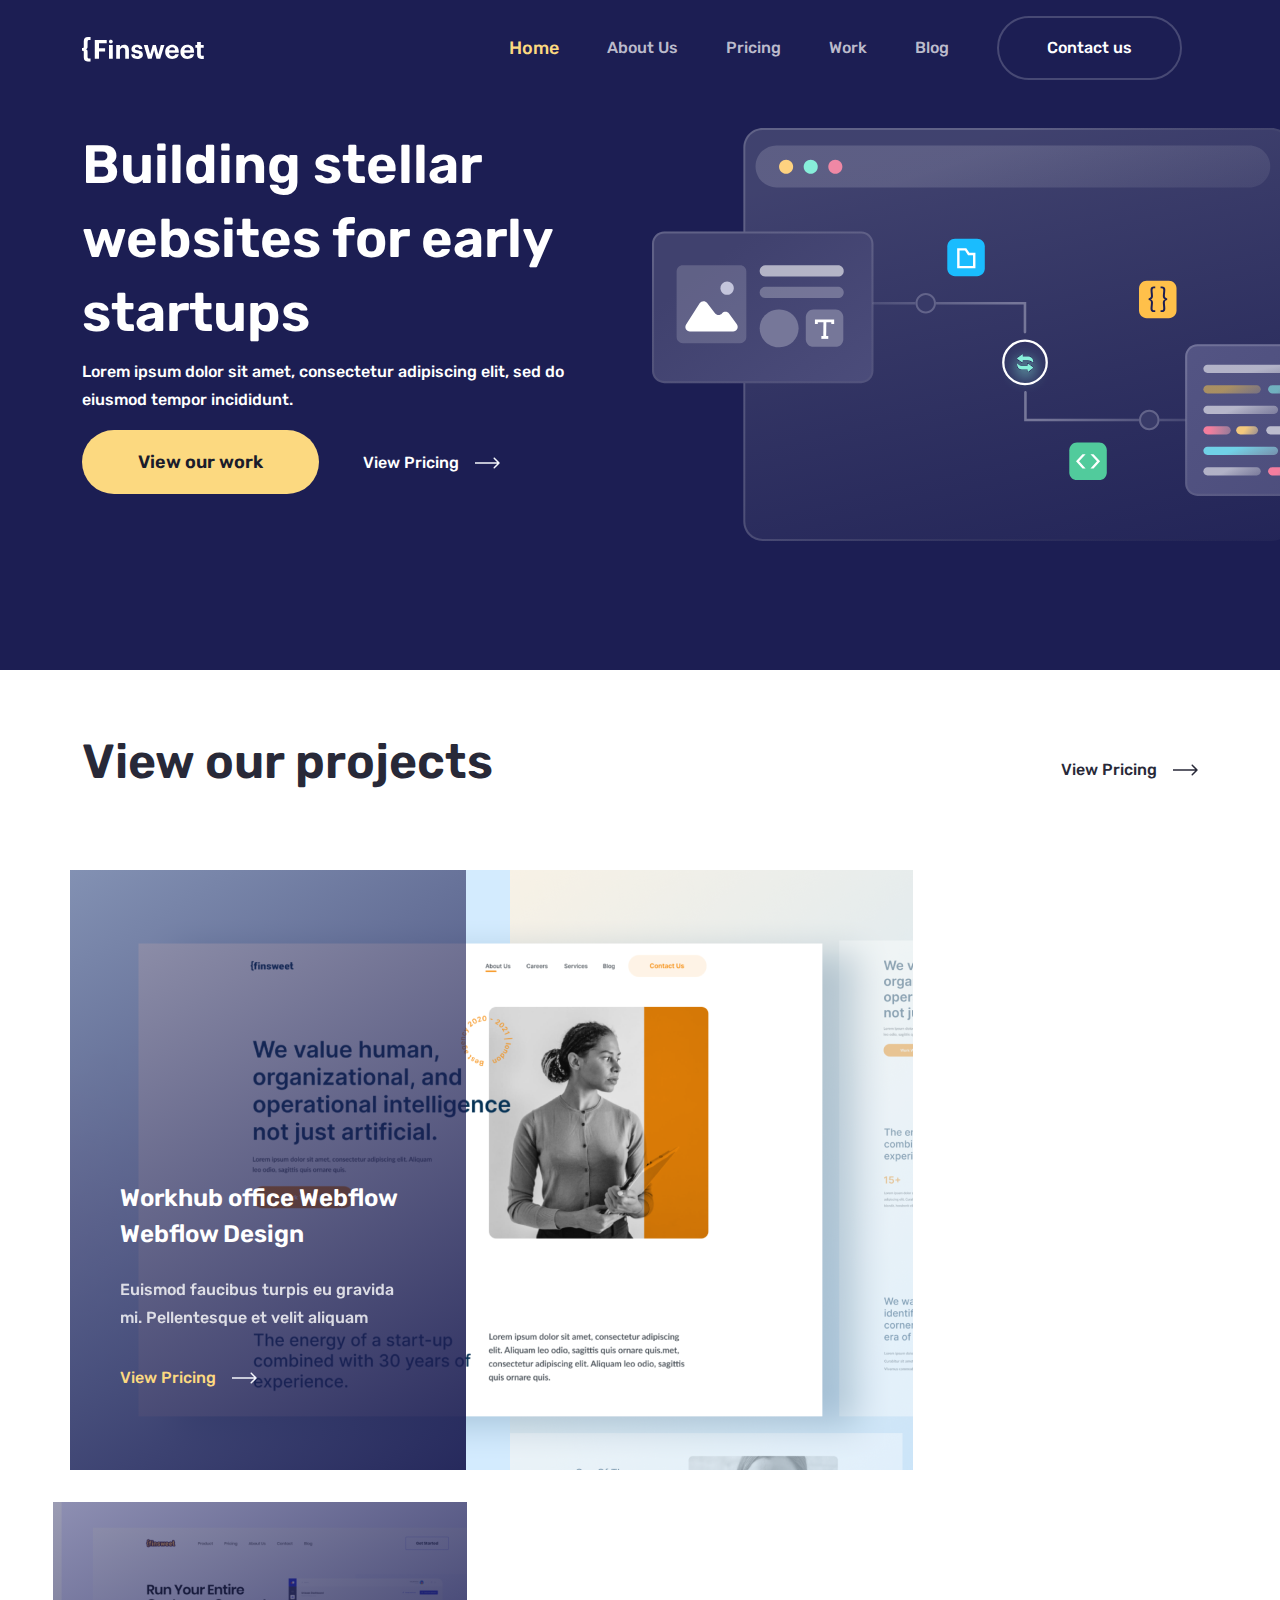
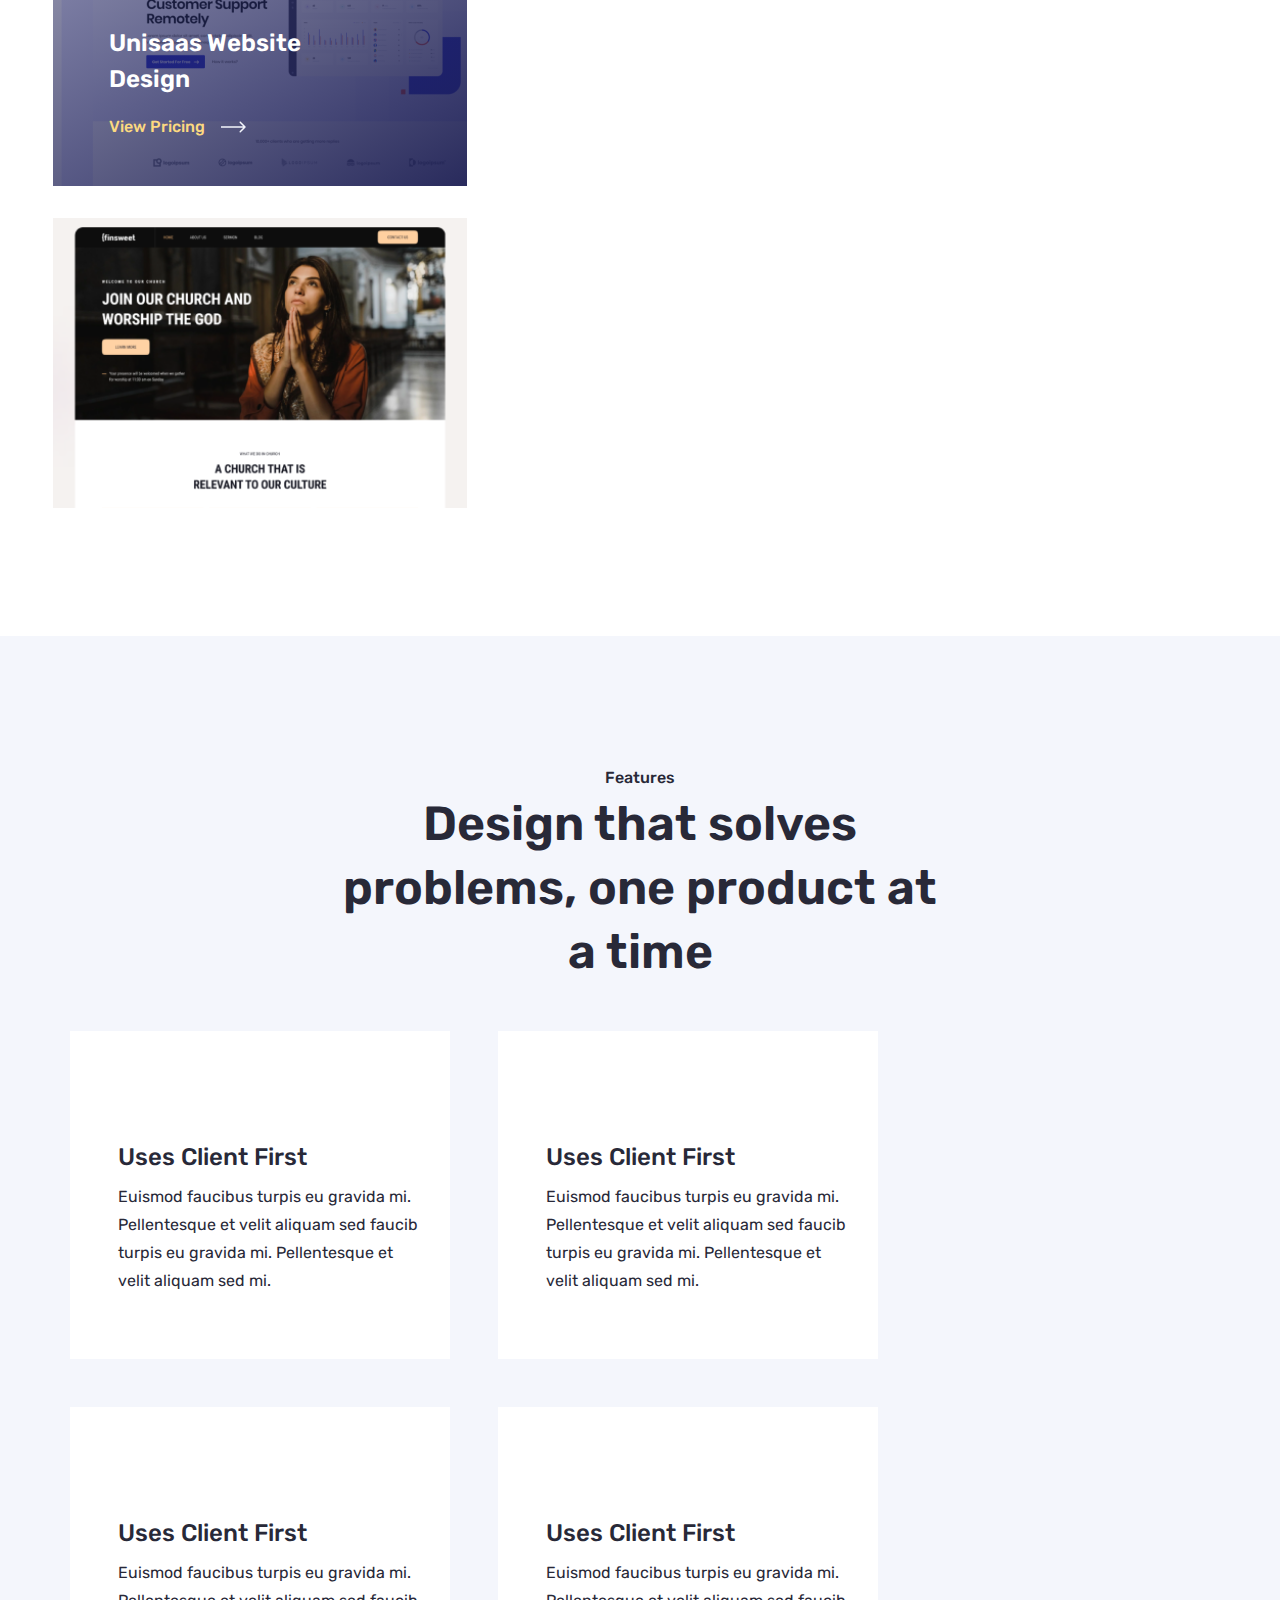
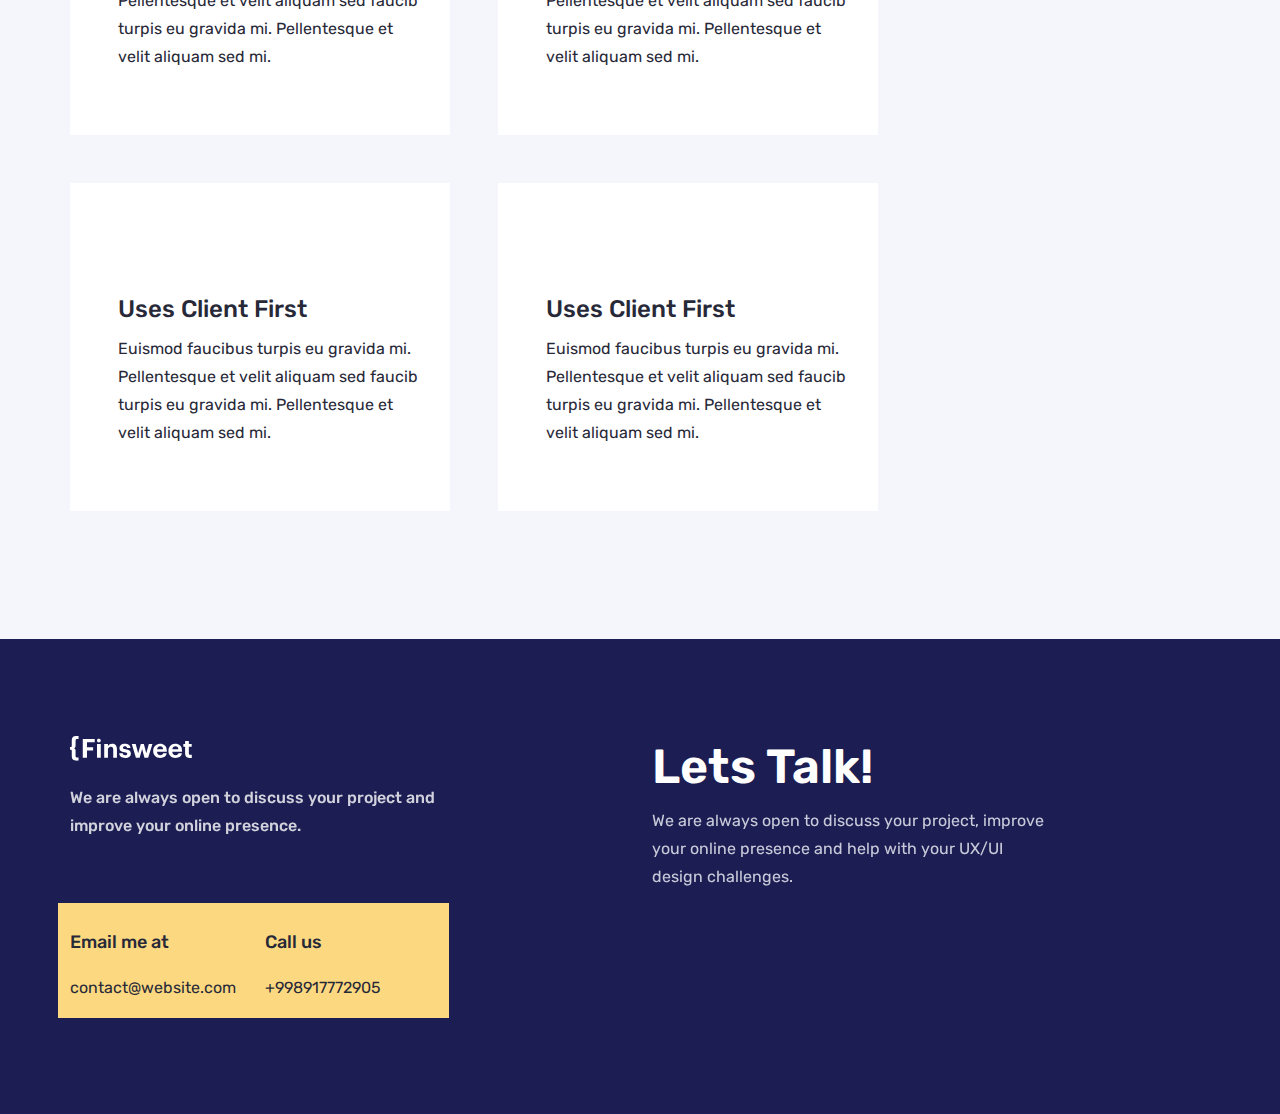
<file: index.html>
<!DOCTYPE html>
<html lang="en">
<head>
    <meta charset="UTF-8">
    <meta name="viewport" content="width=device-width, initial-scale=1.0">
    <title>Home</title>
    <link rel="stylesheet" href="./css/bootstrap.min.css">
    <link rel="stylesheet" href="./css/home.min.css">
</head>
<body>
    
    <nav class="navbar  fixed-top d-lg-none">
        <div class="container ">
          <a class="navbar-brand" href="#"><img src="./assets/images/Logo.svg" alt="logo"></a>
          <button class="navbar-toggler border bg-body-secondary" type="button" data-bs-toggle="offcanvas" data-bs-target="#offcanvasNavbar" aria-controls="offcanvasNavbar" aria-label="Toggle navigation">
            <span class="navbar-toggler-icon"></span>
          </button>
          <div class="offcanvas offcanvas-start" tabindex="-1" id="offcanvasNavbar" aria-labelledby="offcanvasNavbarLabel">
            <div class="offcanvas-header">
              <h5 class="offcanvas-title" id="offcanvasNavbarLabel">Finsweet</h5>
              <button type="button" class="btn-close" data-bs-dismiss="offcanvas" aria-label="Close"></button>
            </div>
            <div class="offcanvas-body">
              <ul class="navbar-nav justify-content-end flex-grow-1 pe-3">
                    <form class="d-flex mt-3" role="search">
                        <input class="form-control me-2" type="search" placeholder="Search" aria-label="Search">
                        <button class="btn btn-outline-success" type="submit">Search</button>
                    </form>

                    <li class="nav-item">
                    <a class="nav-link active" aria-current="page" href="#">Home</a>
                    </li>
                    <li class="nav-item">
                    <a class="nav-link" href="./pages/about.html">About Us</a>
                    </li>
                    <li class="nav-item">
                        <a class="nav-link" href="./pages/pricing.html">Pricing</a>
                    </li>
                   <li class="nav-item">
                    <a class="nav-link" href="#">Work</a>
                   </li>
                   <li class="nav-item">
                    <a class="nav-link" href="./pages/blog.html">Blog</a>
                   </li>
                </ul>
            </div>
          </div>
        </div>
    </nav>

    <nav class="navbar  fixed-top d-none d-lg-flex">
        <div class="container ">
            <a class="navbar-brand" href="#"><img src="./assets/images/Logo.svg" alt="logo"></a>

          <ul class="navbar-nav flex-row justify-content-end align-items-center gap-5  flex-grow-1 pe-3">
            
            <li class="nav-item">
            <a class="nav-link active" aria-current="page" href="#">Home</a>
            </li>
            <li class="nav-item">
            <a class="nav-link" href="./pages/about.html">About Us</a>
            </li>
            <li class="nav-item">
                <a class="nav-link" href="./pages/pricing.html">Pricing</a>
            </li>
           <li class="nav-item">
            <a class="nav-link" href="#">Work</a>
           </li>
           <li class="nav-item">
            <a class="nav-link" href="./pages/blog.html">Blog</a>
           </li>

           <li class="nav-item">
            <a class="nav-link" href="./pages/blog.html"><button>Contact us</button></a>
           </li>

           
         </ul>

        
         
          
        </div>
    </nav>

    <header>
        <div class="container header">
            <div class="row">
                <div class="left col-12 col-xl-6 mb-5">
                    <h1>
                        Building stellar websites for early startups
                    </h1>
                    <p>
                        Lorem ipsum dolor sit amet, consectetur adipiscing elit, sed do eiusmod tempor incididunt.
                    </p>
                    <button>View our work</button>

                    <a href="#">View Pricing <img src="./assets/images/Arrow 1.svg" alt=""></a>

                </div>
                <div class="right d-none d-md-flex col-12 col-xl-6">
                    <img src="./assets/images/Illustration.svg" alt="">
                </div>
            </div>
        </div>
    </header>

    <main>
        <section>
            <div class="container view-our-projects__top-content">
                <p>View our projects</p>
                <a href="#">View Pricing 
                    <svg xmlns="http://www.w3.org/2000/svg" width="25" height="12" viewBox="0 0 25 12" fill="none">
                    <path d="M24.5303 6.53033C24.8232 6.23744 24.8232 5.76256 24.5303 5.46967L19.7574 0.696699C19.4645 0.403806 18.9896 0.403806 18.6967 0.696699C18.4038 0.989593 18.4038 1.46447 18.6967 1.75736L22.9393 6L18.6967 10.2426C18.4038 10.5355 18.4038 11.0104 18.6967 11.3033C18.9896 11.5962 19.4645 11.5962 19.7574 11.3033L24.5303 6.53033ZM0 6.75H24V5.25H0V6.75Z" fill="#282938"/>
                  </svg>
                </a>
            </div>
            <div class="container view-our-projects">
                <div class="row">
                    <div class="left col-sm-12 col-xl-8">
                        <div class="left-content">
                            <h1>Workhub office Webflow Webflow Design</h1>
                            <p>Euismod faucibus turpis eu gravida mi. Pellentesque et velit aliquam </p>
                            <a href="#">View Pricing <img src="./assets/images/Arrow 1.svg" alt=""></a>
                        </div>
                    </div>

                    <div class="right col-12 col-xl-4">
                        <div class="top">
                            <img src="./assets/images/Card-right-1.png" alt="">
                            <div class="top-content">
                                <p>
                                    Unisaas Website <br>
                                    Design
                                </p>
                                <a href="#">View Pricing <img src="./assets/images/Arrow 1.svg" alt=""></a>
                            </div>
                        </div>
                        <div class="bottom">
                            <img src="./assets/images/Card-right-2.png" alt="">
                        </div>
                    </div>
                </div>
            </div>
        </section>

        <section id="features">
            <div class="container features">
                <div class="content">
                    <span>Features</span>
                    <h2>
                        Design that solves problems, one product at a time
                    </h2>
                </div>
                <div class="row gap-5">
                    <div class="features__card col-4">
                        <h1>Uses Client First</h1>
                        <p>
                            Euismod faucibus turpis eu gravida mi. Pellentesque et velit aliquam sed faucib turpis eu gravida mi. Pellentesque et velit aliquam sed mi. 
                        </p>
                    </div>

                    <div class="features__card col-4">
                        <h1>Uses Client First</h1>
                        <p>
                            Euismod faucibus turpis eu gravida mi. Pellentesque et velit aliquam sed faucib turpis eu gravida mi. Pellentesque et velit aliquam sed mi. 
                        </p>
                    </div>

                    <div class="features__card col-4">
                        <h1>Uses Client First</h1>
                        <p>
                            Euismod faucibus turpis eu gravida mi. Pellentesque et velit aliquam sed faucib turpis eu gravida mi. Pellentesque et velit aliquam sed mi. 
                        </p>
                    </div>

                    <div class="features__card col-4">
                        <h1>Uses Client First</h1>
                        <p>
                            Euismod faucibus turpis eu gravida mi. Pellentesque et velit aliquam sed faucib turpis eu gravida mi. Pellentesque et velit aliquam sed mi. 
                        </p>
                    </div>

                    <div class="features__card col-4">
                        <h1>Uses Client First</h1>
                        <p>
                            Euismod faucibus turpis eu gravida mi. Pellentesque et velit aliquam sed faucib turpis eu gravida mi. Pellentesque et velit aliquam sed mi. 
                        </p>
                    </div>

                    <div class="features__card col-4">
                        <h1>Uses Client First</h1>
                        <p>
                            Euismod faucibus turpis eu gravida mi. Pellentesque et velit aliquam sed faucib turpis eu gravida mi. Pellentesque et velit aliquam sed mi. 
                        </p>
                    </div>

                    

                </div>
            </div>
        </section>
    </main>
    
    <footer>
        <div class="container footer">
            <div class="row row-1">
                <div class="footer__left col-6">
                    <a class="footer-logo" href="#"><img src="./assets/images/Logo.svg" alt="logo"></a>
                    <p>
                        We are always open to discuss your project and improve your online presence.
                    </p>

                    <div class="row row-2">
                        <div class="col-6">
                            <p>Email me at</p>
                            <span>contact@website.com</span>
                        </div>
                        <div class="col-6">
                            <p>
                                Call us
                            </p>
                            <span>
                                +998917772905
                            </span>
                        </div>
                    </div>
                </div>
                <div class="footer__right col-6 ">
                    <h2>
                        Lets Talk!
                    </h2>
                    <p>
                        We are always open to discuss your project, improve your online presence and help with your UX/UI design challenges.
                    </p>

                </div>
            </div>
        </div>
    </footer>

    <script src="./js/bootstrap.bundle.min.js"></script>
</body>
</html>
</file>
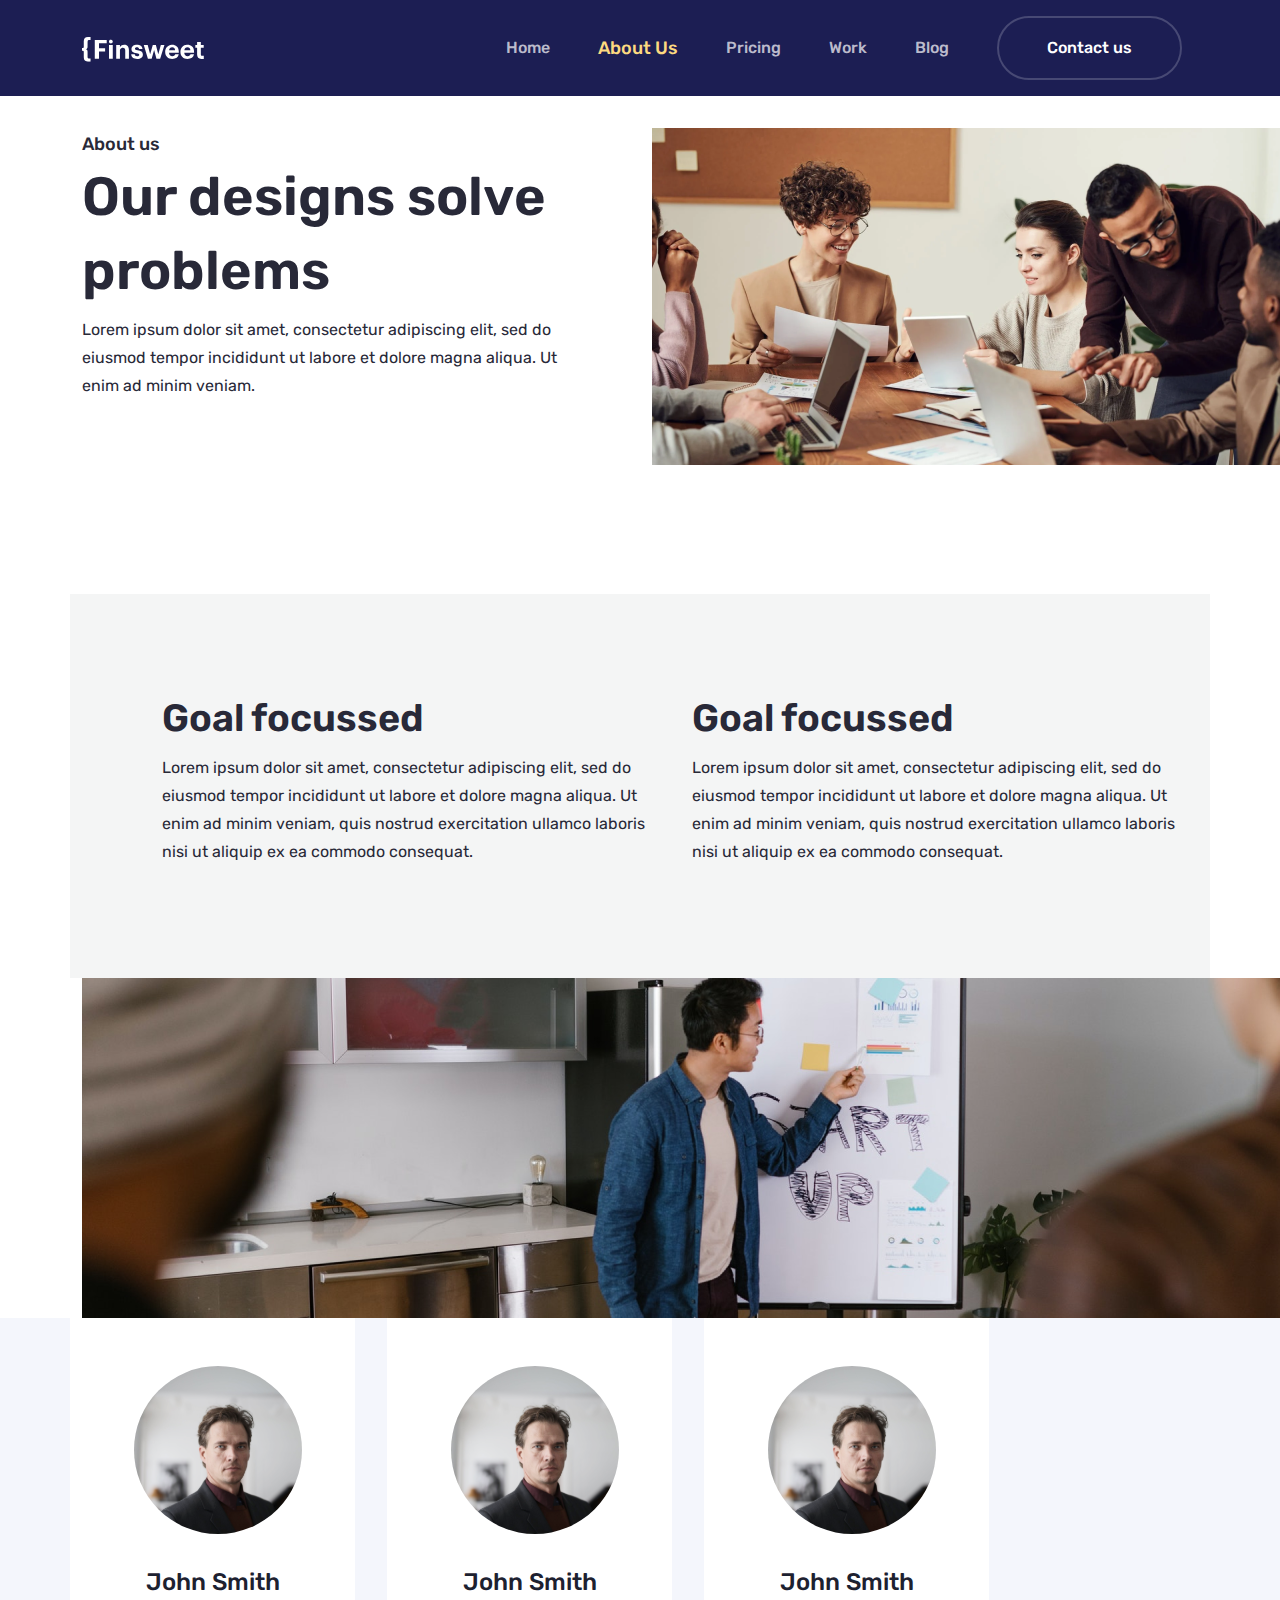
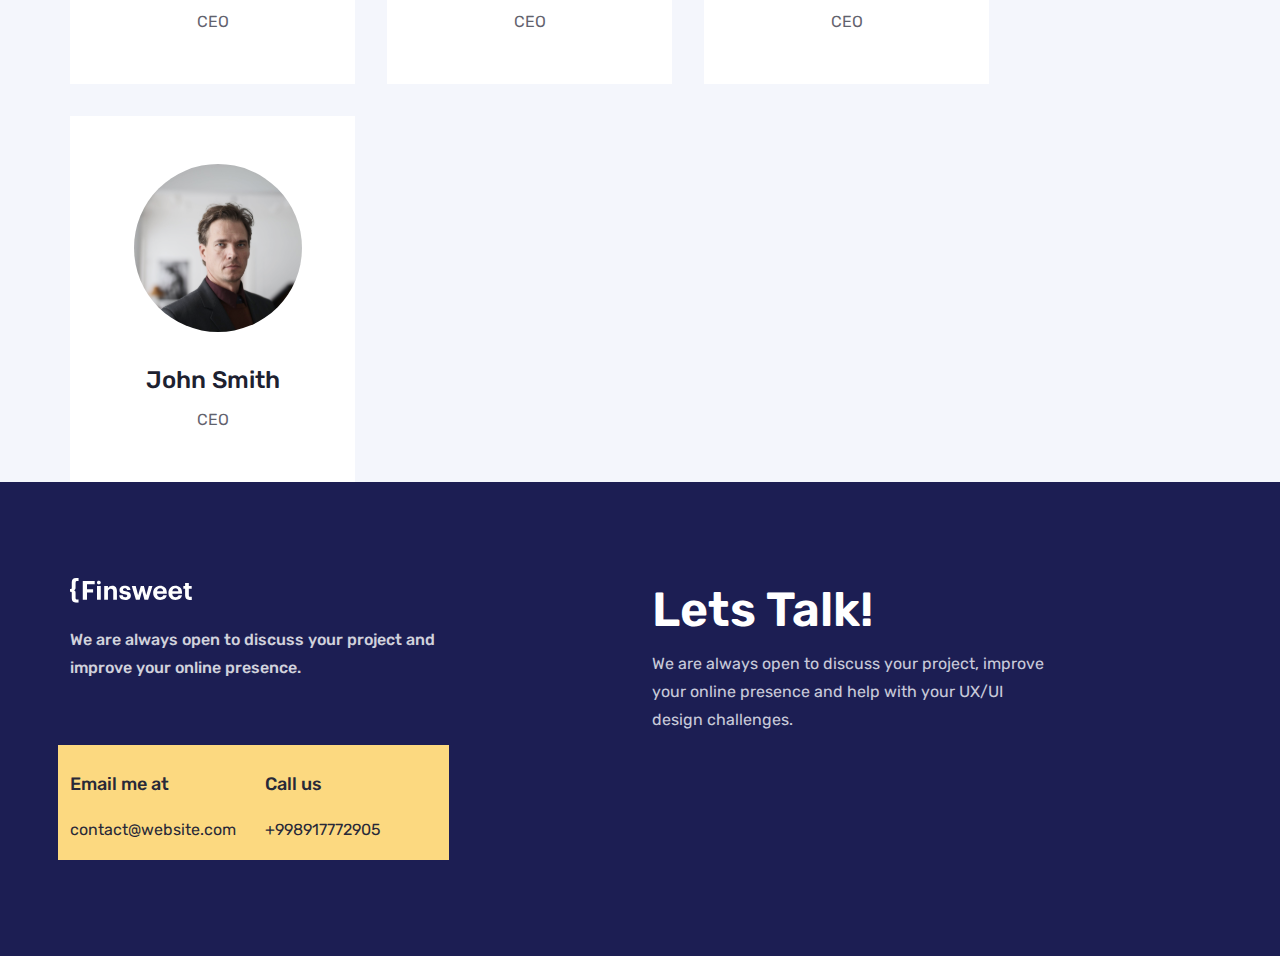
<file: pages/about.html>
<!DOCTYPE html>
<html lang="en">
<head>
    <meta charset="UTF-8">
    <meta name="viewport" content="width=device-width, initial-scale=1.0">
    <title>About Us</title>
    <link rel="stylesheet" href="../css/bootstrap.min.css">
    <link rel="stylesheet" href="../css/about.min.css">
</head>
<body>

    <nav class="navbar  fixed-top  d-lg-none">
        <div class="container ">
          <a class="navbar-brand" href="../index.html"><img src="../assets/images/Logo.svg" alt="logo"></a>
          <button class="navbar-toggler border bg-body-secondary" type="button" data-bs-toggle="offcanvas" data-bs-target="#offcanvasNavbar" aria-controls="offcanvasNavbar" aria-label="Toggle navigation">
            <span class="navbar-toggler-icon"></span>
          </button>
          <div class="offcanvas offcanvas-start" tabindex="-1" id="offcanvasNavbar" aria-labelledby="offcanvasNavbarLabel">
            <div class="offcanvas-header">
              <h5 class="offcanvas-title" id="offcanvasNavbarLabel">Finsweet</h5>
              <button type="button" class="btn-close" data-bs-dismiss="offcanvas" aria-label="Close"></button>
            </div>
            <div class="offcanvas-body">
              <ul class="navbar-nav justify-content-end flex-grow-1 pe-3">
                    <form class="d-flex mt-3" role="search">
                        <input class="form-control me-2" type="search" placeholder="Search" aria-label="Search">
                        <button class="btn btn-outline-success" type="submit">Search</button>
                    </form>

                    <li class="nav-item">
                    <a class="nav-link " aria-current="page" href="../index.html">Home</a>
                    </li>
                    <li class="nav-item">
                    <a class="nav-link active" href="#">About Us</a>
                    </li>
                    <li class="nav-item">
                        <a class="nav-link" href="./pricing.html">Pricing</a>
                    </li>
                   <li class="nav-item">
                    <a class="nav-link" href="#">Work</a>
                   </li>
                   <li class="nav-item">
                    <a class="nav-link" href="./blog.html">Blog</a>
                   </li>
                </ul>
            </div>
          </div>
        </div>
    </nav>

    <nav class="navbar  fixed-top d-none d-lg-flex">
        <div class="container ">
            <a class="navbar-brand" href="../index.html"><img src="../assets/images/Logo.svg" alt="logo"></a>

          <ul class="navbar-nav flex-row justify-content-end align-items-center gap-5  flex-grow-1 pe-3">
            
            <li class="nav-item">
            <a class="nav-link" aria-current="page" href="../index.html">Home</a>
            </li>
            <li class="nav-item">
            <a class="nav-link active" href="#">About Us</a>
            </li>
            <li class="nav-item">
                <a class="nav-link" href="./pricing.html">Pricing</a>
            </li>
           <li class="nav-item">
            <a class="nav-link" href="#">Work</a>
           </li>
           <li class="nav-item">
            <a class="nav-link" href="./blog.html">Blog</a>
           </li>

           <li class="nav-item">
            <a class="nav-link" href="#"><button>Contact us</button></a>
           </li>

           
         </ul>

        
         
          
        </div>
    </nav>

    <main>
        <section id="about-us">
            <div class="container about-us">
                <div class="row">
                    <div class="left col-6">
                        <span>About us</span>
                        <h1>Our designs solve problems</h1>
                        <p>
                            Lorem ipsum dolor sit amet, consectetur adipiscing elit, sed do eiusmod tempor incididunt ut labore et dolore magna aliqua. Ut enim ad minim veniam.
                        </p>
                    </div>
                    <div class="right col-6">
                    <img src="../assets/images/about/group-of-people-sitting-indoors-3184360.png" alt="">
                    </div>
                </div>
                
            </div>
        </section>
    
        <section>
            <div class="container content">
                <div class="row row-1">
                    <div class="content-box col-6">
                        <h1>Goal focussed</h1>
                        <p>
                            Lorem ipsum dolor sit amet, consectetur adipiscing elit, sed do eiusmod tempor incididunt ut labore et dolore magna aliqua. Ut enim ad minim veniam, quis nostrud exercitation ullamco laboris nisi ut aliquip ex ea commodo consequat.
                        </p>
                    </div>
    
                    <div class="content-box col-6">
                        <h1>Goal focussed</h1>
                        <p>
                            Lorem ipsum dolor sit amet, consectetur adipiscing elit, sed do eiusmod tempor incididunt ut labore et dolore magna aliqua. Ut enim ad minim veniam, quis nostrud exercitation ullamco laboris nisi ut aliquip ex ea commodo consequat.
                        </p>
                    </div>
                </div>
                <div class="row">
                    <div class="col-12"><img src="../assets/images/about/man-in-blue-jacket-looking-at-white-board-7413916.png" alt=""></div>
                </div>
            </div>
        </section>
    
        <section id="meet-our-team">
            <div class="container meet-our-team">
                <div class="row">
    
                    <div class="row-card col-3">
                        <img src="../assets/images/about/serious-man-3760373.svg" alt="">
                        <h6>John Smith</h6>
                        <span>CEO</span>
                    </div>
    
                    <div class="row-card col-3">
                        <img src="../assets/images/about/serious-man-3760373.svg" alt="">
                        <h6>John Smith</h6>
                        <span>CEO</span>
                    </div>
    
                    <div class="row-card col-3">
                        <img src="../assets/images/about/serious-man-3760373.svg" alt="">
                        <h6>John Smith</h6>
                        <span>CEO</span>
                    </div>
    
                    <div class="row-card col-3">
                        <img src="../assets/images/about/serious-man-3760373.svg" alt="">
                        <h6>John Smith</h6>
                        <span>CEO</span>
                    </div>
                </div>
            </div>
        </section>
    </main>

    <footer>
        <div class="container footer">
            <div class="row row-1">
                <div class="footer__left col-6">
                    <a class="footer-logo" href="#"><img src="../assets/images/Logo.svg" alt="logo"></a>
                    <p>
                        We are always open to discuss your project and improve your online presence.
                    </p>

                    <div class="row row-2">
                        <div class="col-6">
                            <p>Email me at</p>
                            <span>contact@website.com</span>
                        </div>
                        <div class="col-6">
                            <p>
                                Call us
                            </p>
                            <span>
                                +998917772905
                            </span>
                        </div>
                    </div>
                </div>
                <div class="footer__right col-6 ">
                    <h2>
                        Lets Talk!
                    </h2>
                    <p>
                        We are always open to discuss your project, improve your online presence and help with your UX/UI design challenges.
                    </p>

                </div>
            </div>
        </div>
    </footer>

    <script src="../js/bootstrap.bundle.min.js"></script>
</body>
</html>
</file>
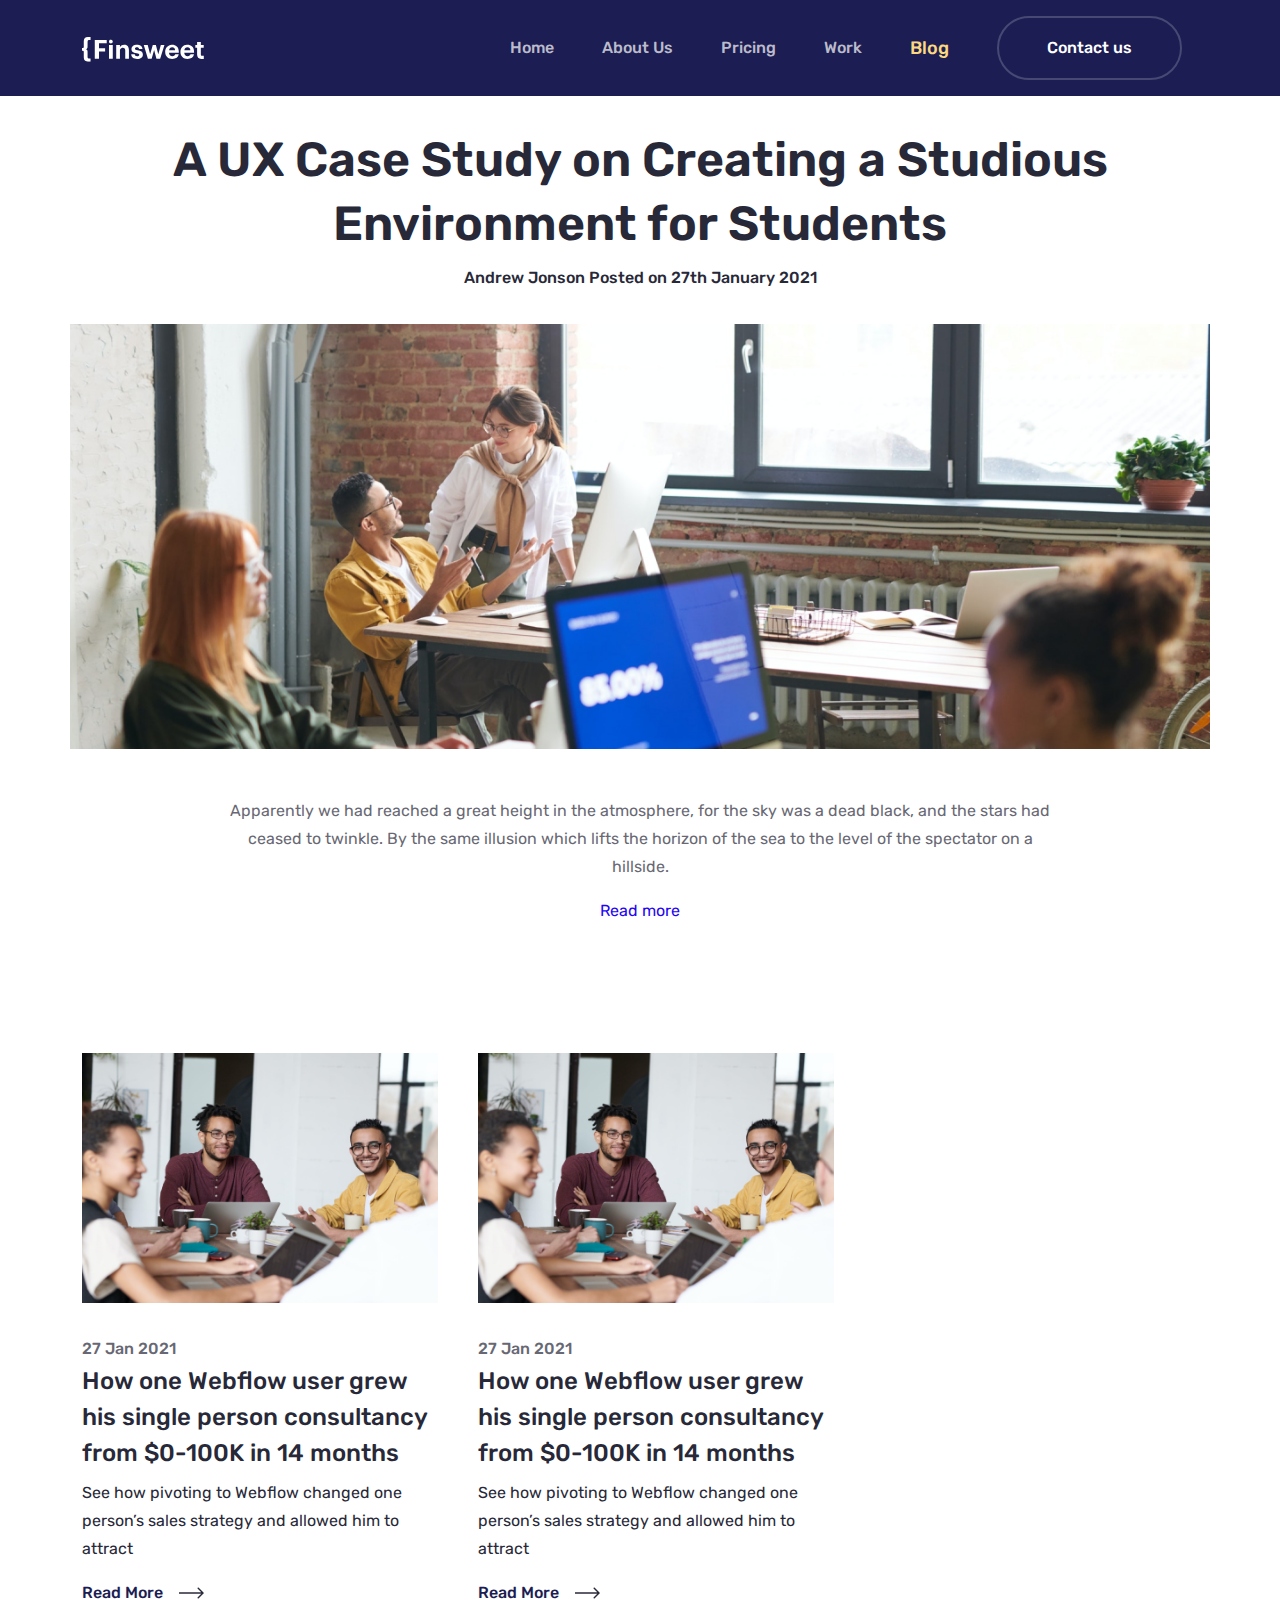
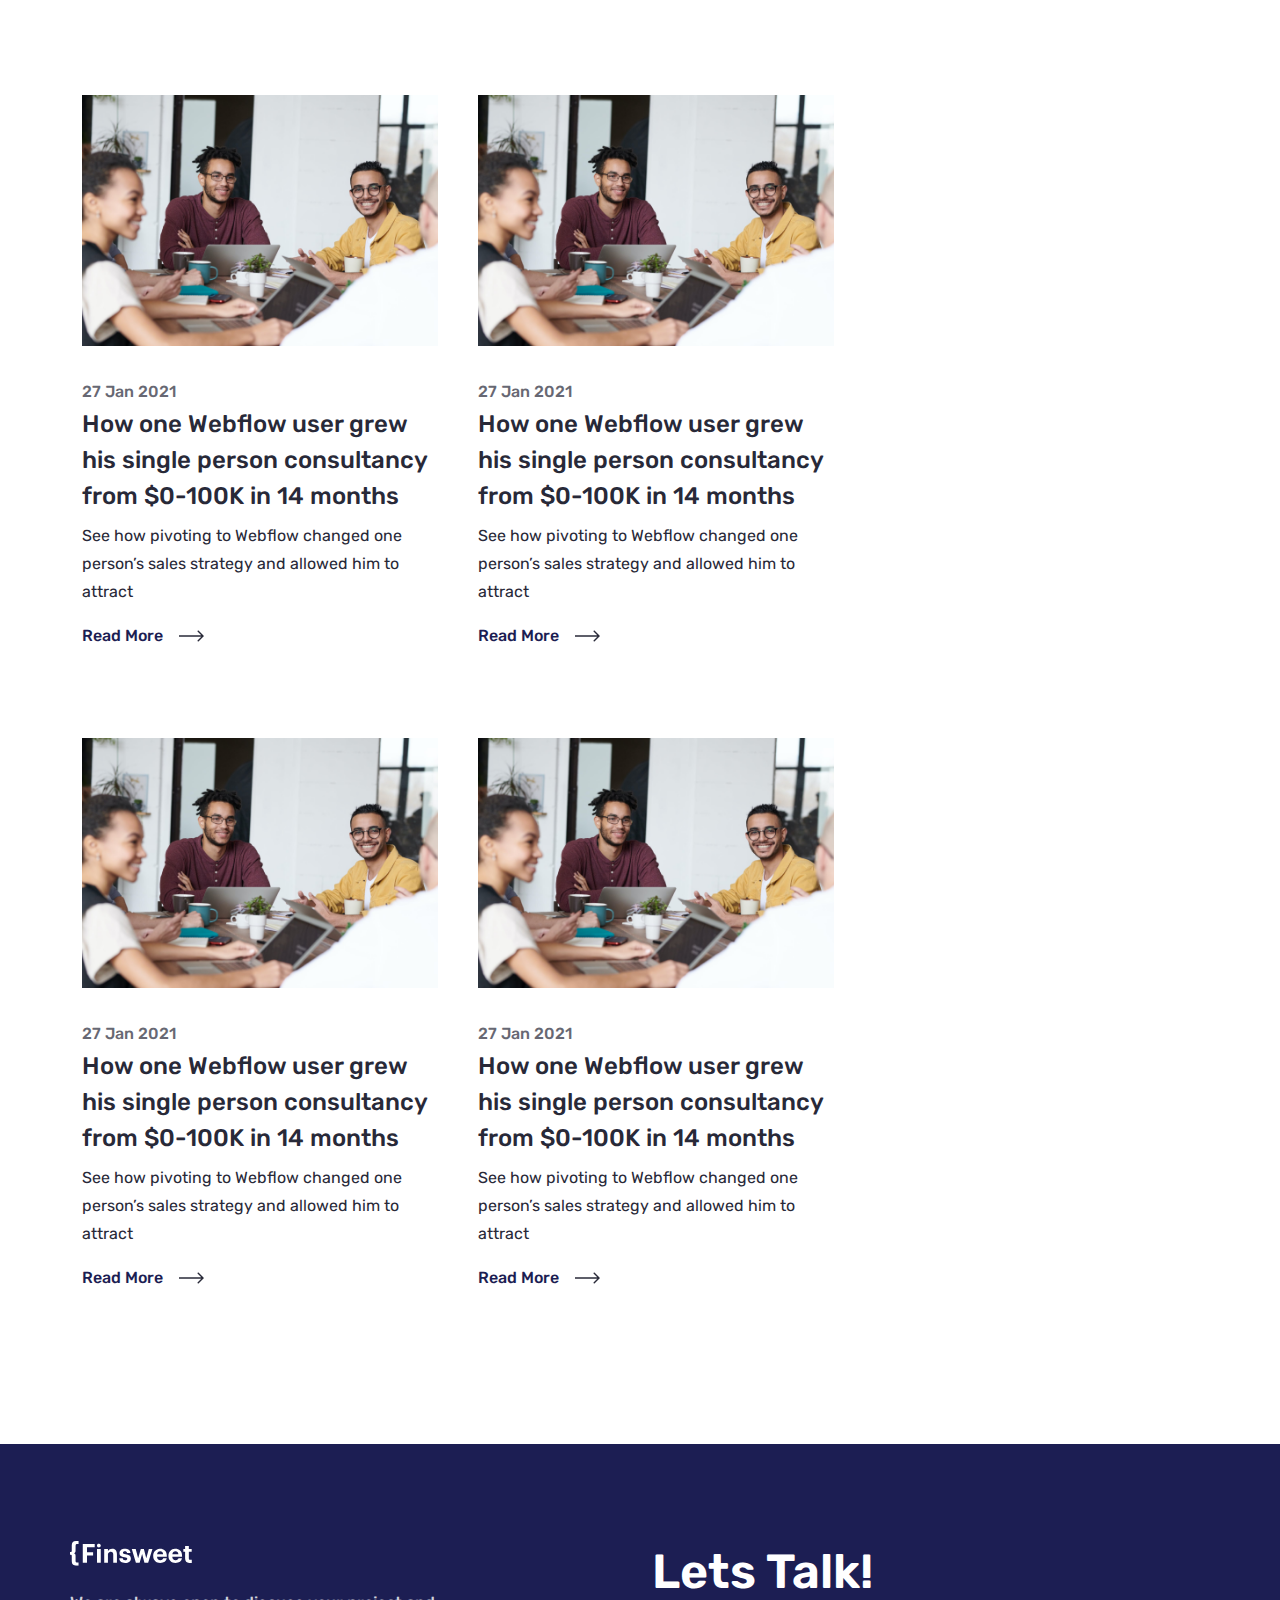
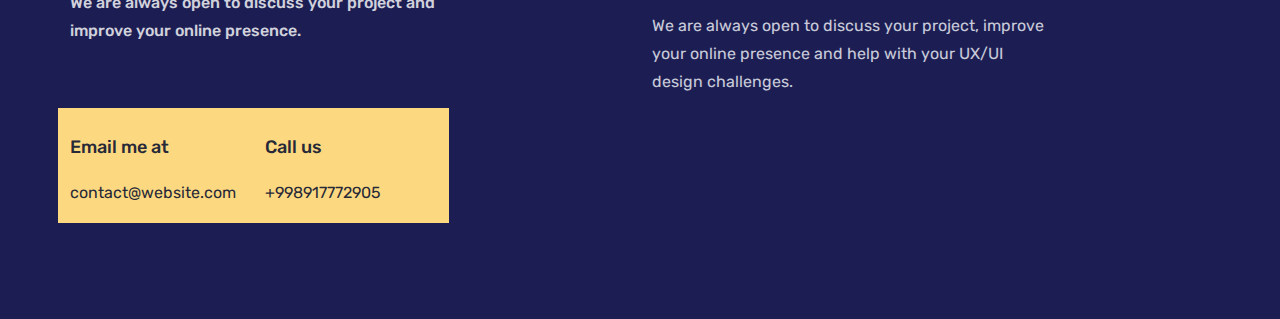
<file: pages/blog.html>
<!DOCTYPE html>
<html lang="en">
<head>
    <meta charset="UTF-8">
    <meta name="viewport" content="width=device-width, initial-scale=1.0">
    <title>Blog</title>
    <link rel="stylesheet" href="../css/bootstrap.min.css">
    <link rel="stylesheet" href="../css/blog.min.css">
</head>
<body>

    <nav class="navbar  fixed-top  d-lg-none">
        <div class="container ">
          <a class="navbar-brand" href="../index.html"><img src="../assets/images/Logo.svg" alt="logo"></a>
          <button class="navbar-toggler border bg-body-secondary" type="button" data-bs-toggle="offcanvas" data-bs-target="#offcanvasNavbar" aria-controls="offcanvasNavbar" aria-label="Toggle navigation">
            <span class="navbar-toggler-icon"></span>
          </button>
          <div class="offcanvas offcanvas-start" tabindex="-1" id="offcanvasNavbar" aria-labelledby="offcanvasNavbarLabel">
            <div class="offcanvas-header">
              <h5 class="offcanvas-title" id="offcanvasNavbarLabel">Finsweet</h5>
              <button type="button" class="btn-close" data-bs-dismiss="offcanvas" aria-label="Close"></button>
            </div>
            <div class="offcanvas-body">
              <ul class="navbar-nav justify-content-end flex-grow-1 pe-3">
                    <form class="d-flex mt-3" role="search">
                        <input class="form-control me-2" type="search" placeholder="Search" aria-label="Search">
                        <button class="btn btn-outline-success" type="submit">Search</button>
                    </form>

                    <li class="nav-item">
                    <a class="nav-link " aria-current="page" href="../index.html">Home</a>
                    </li>
                    <li class="nav-item">
                    <a class="nav-link" href="./about.html">About Us</a>
                    </li>
                    <li class="nav-item">
                        <a class="nav-link" href="./pricing.html">Pricing</a>
                    </li>
                   <li class="nav-item">
                    <a class="nav-link" href="#">Work</a>
                   </li>
                   <li class="nav-item">
                    <a class="nav-link active" href="#">Blog</a>
                   </li>
                </ul>
            </div>
          </div>
        </div>
    </nav>

    <nav class="navbar  fixed-top d-none d-lg-flex">
        <div class="container ">
            <a class="navbar-brand" href="../index.html"><img src="../assets/images/Logo.svg" alt="logo"></a>

          <ul class="navbar-nav flex-row justify-content-end align-items-center gap-5  flex-grow-1 pe-3">
            
            <li class="nav-item">
            <a class="nav-link" aria-current="page" href="../index.html">Home</a>
            </li>
            <li class="nav-item">
            <a class="nav-link" href="./about.html">About Us</a>
            </li>
            <li class="nav-item">
                <a class="nav-link" href="./pricing.html">Pricing</a>
            </li>
           <li class="nav-item">
            <a class="nav-link" href="#">Work</a>
           </li>
           <li class="nav-item">
            <a class="nav-link  active" href="#">Blog</a>
           </li>

           <li class="nav-item">
            <a class="nav-link" href="#"><button>Contact us</button></a>
           </li>

           
         </ul>

        
         
          
        </div>
    </nav>

    <main>
        <section>
            <div class="container blog">
                <h2>
                    A UX Case Study on Creating a Studious Environment for Students
                </h2>
                <span>
                    Andrew Jonson  Posted on 27th January 2021
                </span>

                <img src="../assets/images/blog/people-working-in-front-of-computer-3182763.png" alt="">

                <p>
                    Apparently we had reached a great height in the atmosphere, for the sky was a dead black, and the stars had ceased to twinkle. By the same illusion which lifts the horizon of the sea to the level of the spectator on a hillside.
                </p>

                <a href="#">Read more</a>
            </div>
        </section>

        <section id="our-blog">
            <div class="container our-blog">
                <div class="row gap-3 gy-5">

                    <div class="row__card col-4">
                        <img src="../assets/images/blog/photo-of-people-using-laptops-3182833.png" alt="">
                        <br>
                        <span>27 Jan 2021</span>
                        <h6>
                            How one Webflow user grew his single person consultancy from $0-100K in 14 months
                        </h6>
                        <p>
                            See how pivoting to Webflow changed one person’s sales strategy and allowed him to attract
                        </p>
                        <a href="#">Read More <img src="../assets/images/blog/Arrow-black.png" alt="arrow"></a>
                    </div>

                    <div class="row__card col-4">
                        <img src="../assets/images/blog/photo-of-people-using-laptops-3182833.png" alt="">
                        <br>
                        <span>27 Jan 2021</span>
                        <h6>
                            How one Webflow user grew his single person consultancy from $0-100K in 14 months
                        </h6>
                        <p>
                            See how pivoting to Webflow changed one person’s sales strategy and allowed him to attract
                        </p>
                        <a href="#">Read More <img src="../assets/images/blog/Arrow-black.png" alt="arrow"></a>
                    </div>

                    <div class="row__card col-4">
                        <img src="../assets/images/blog/photo-of-people-using-laptops-3182833.png" alt="">
                        <br>
                        <span>27 Jan 2021</span>
                        <h6>
                            How one Webflow user grew his single person consultancy from $0-100K in 14 months
                        </h6>
                        <p>
                            See how pivoting to Webflow changed one person’s sales strategy and allowed him to attract
                        </p>
                        <a href="#">Read More <img src="../assets/images/blog/Arrow-black.png" alt="arrow"></a>
                    </div>

                    <div class="row__card col-4">
                        <img src="../assets/images/blog/photo-of-people-using-laptops-3182833.png" alt="">
                        <br>
                        <span>27 Jan 2021</span>
                        <h6>
                            How one Webflow user grew his single person consultancy from $0-100K in 14 months
                        </h6>
                        <p>
                            See how pivoting to Webflow changed one person’s sales strategy and allowed him to attract
                        </p>
                        <a href="#">Read More <img src="../assets/images/blog/Arrow-black.png" alt="arrow"></a>
                    </div>

                    <div class="row__card col-4">
                        <img src="../assets/images/blog/photo-of-people-using-laptops-3182833.png" alt="">
                        <br>
                        <span>27 Jan 2021</span>
                        <h6>
                            How one Webflow user grew his single person consultancy from $0-100K in 14 months
                        </h6>
                        <p>
                            See how pivoting to Webflow changed one person’s sales strategy and allowed him to attract
                        </p>
                        <a href="#">Read More <img src="../assets/images/blog/Arrow-black.png" alt="arrow"></a>
                    </div>

                    <div class="row__card col-4">
                        <img src="../assets/images/blog/photo-of-people-using-laptops-3182833.png" alt="">
                        <br>
                        <span>27 Jan 2021</span>
                        <h6>
                            How one Webflow user grew his single person consultancy from $0-100K in 14 months
                        </h6>
                        <p>
                            See how pivoting to Webflow changed one person’s sales strategy and allowed him to attract
                        </p>
                        <a href="#">Read More <img src="../assets/images/blog/Arrow-black.png" alt="arrow"></a>
                    </div>
                    
                </div>
            </div>
        </section>
    </main>

    <footer>
        <div class="container footer">
            <div class="row row-1">
                <div class="footer__left col-6">
                    <a class="footer-logo" href="#"><img src="../assets/images/Logo.svg" alt="logo"></a>
                    <p>
                        We are always open to discuss your project and improve your online presence.
                    </p>
    
                    <div class="row row-2">
                        <div class="col-6">
                            <p>Email me at</p>
                            <span>contact@website.com</span>
                        </div>
                        <div class="col-6">
                            <p>
                                Call us
                            </p>
                            <span>
                                +998917772905
                            </span>
                        </div>
                    </div>
                </div>
                <div class="footer__right col-6 ">
                    <h2>
                        Lets Talk!
                    </h2>
                    <p>
                        We are always open to discuss your project, improve your online presence and help with your UX/UI design challenges.
                    </p>
    
                </div>
            </div>
        </div>
       </footer>
    
       <script src="../js/bootstrap.bundle.min.js"></script>
</body>
</html>
</file>
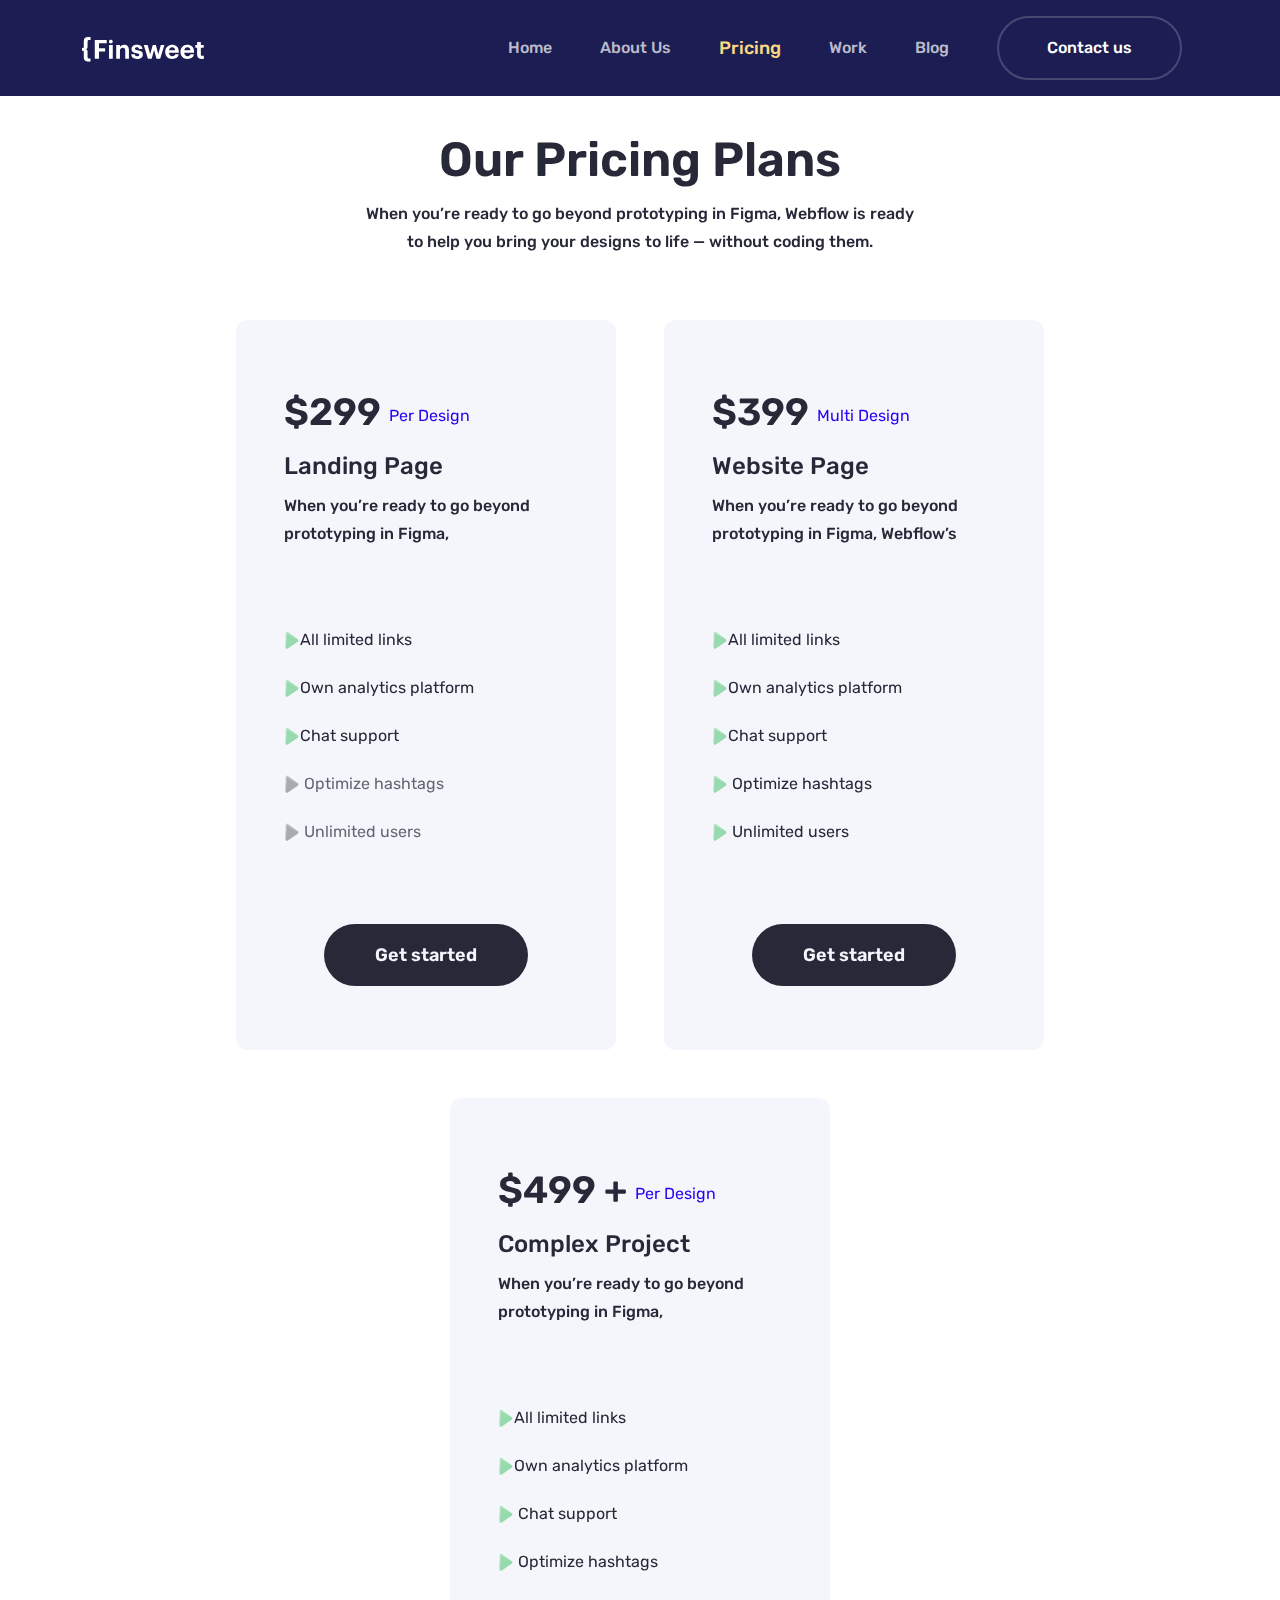
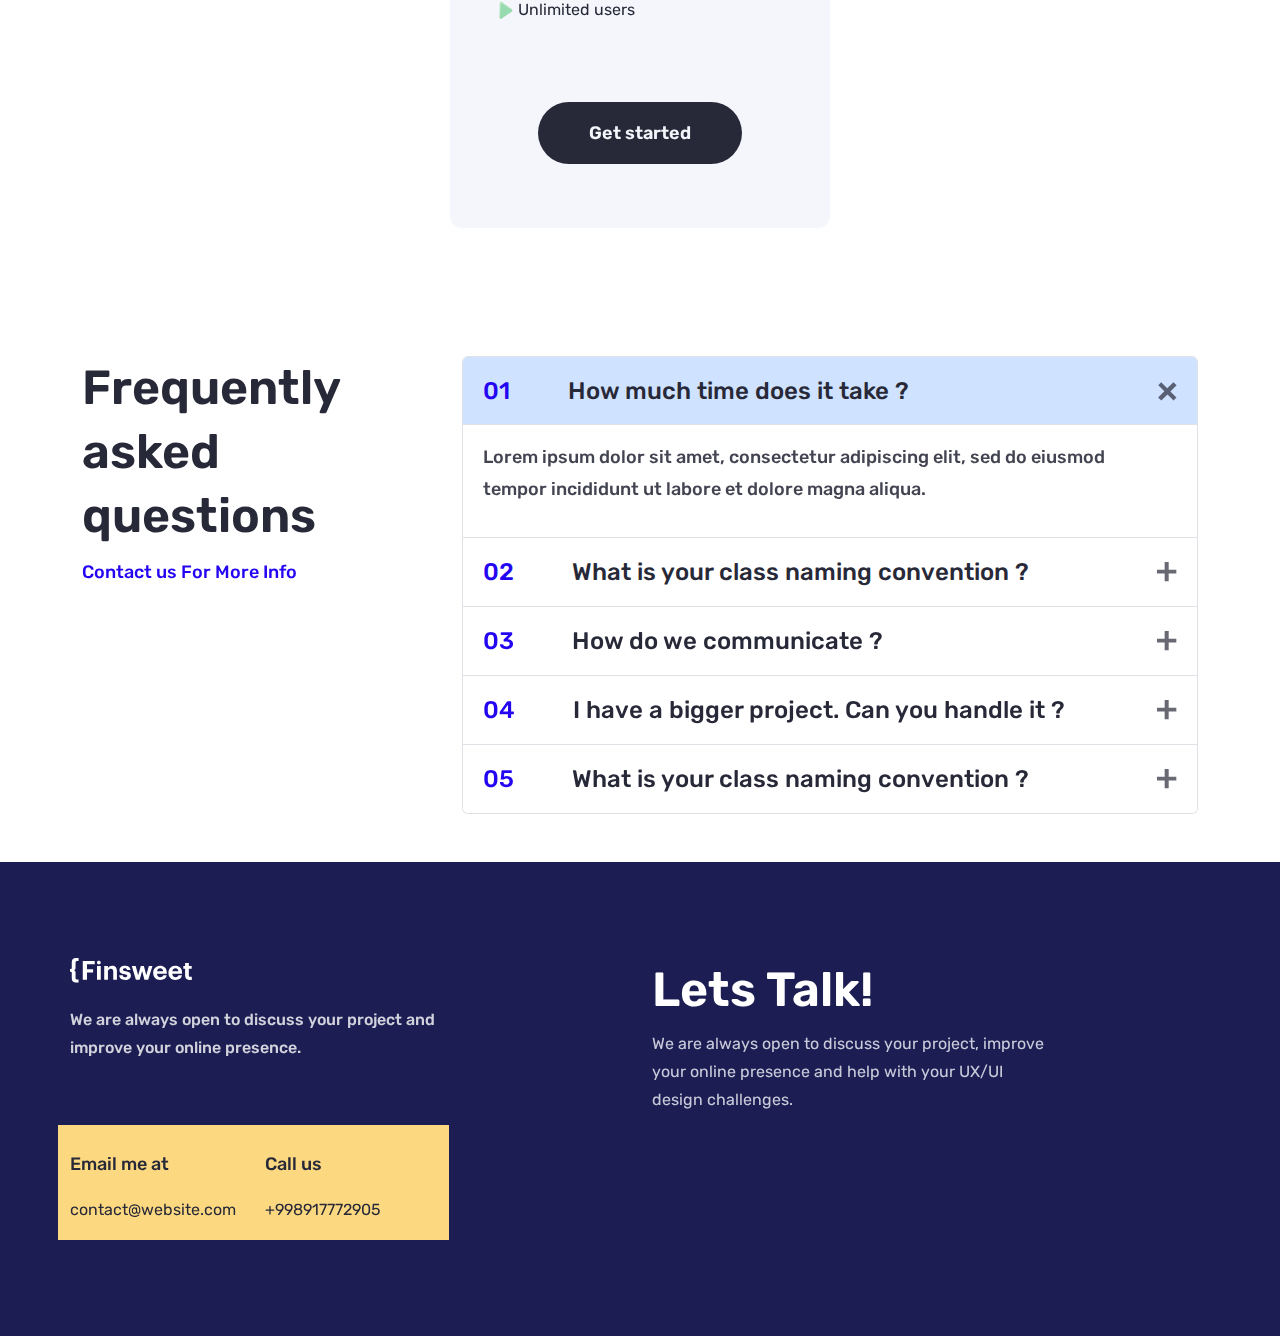
<file: pages/pricing.html>
<!DOCTYPE html>
<html lang="en">
<head>
    <meta charset="UTF-8">
    <meta name="viewport" content="width=device-width, initial-scale=1.0">
    <title>Pricing</title>
    <link rel="stylesheet" href="../css/bootstrap.min.css">
    <link rel="stylesheet" href="../css/pricing.min.css">

    
</head>
<body>

    <nav class="navbar  fixed-top  d-lg-none">
        <div class="container ">
          <a class="navbar-brand" href="../index.html"><img src="../assets/images/Logo.svg" alt="logo"></a>
          <button class="navbar-toggler border bg-body-secondary" type="button" data-bs-toggle="offcanvas" data-bs-target="#offcanvasNavbar" aria-controls="offcanvasNavbar" aria-label="Toggle navigation">
            <span class="navbar-toggler-icon"></span>
          </button>
          <div class="offcanvas offcanvas-start" tabindex="-1" id="offcanvasNavbar" aria-labelledby="offcanvasNavbarLabel">
            <div class="offcanvas-header">
              <h5 class="offcanvas-title" id="offcanvasNavbarLabel">Finsweet</h5>
              <button type="button" class="btn-close" data-bs-dismiss="offcanvas" aria-label="Close"></button>
            </div>
            <div class="offcanvas-body">
              <ul class="navbar-nav justify-content-end flex-grow-1 pe-3">
                    <form class="d-flex mt-3" role="search">
                        <input class="form-control me-2" type="search" placeholder="Search" aria-label="Search">
                        <button class="btn btn-outline-success" type="submit">Search</button>
                    </form>

                    <li class="nav-item">
                    <a class="nav-link " aria-current="page" href="../index.html">Home</a>
                    </li>
                    <li class="nav-item">
                    <a class="nav-link" href="./about.html">About Us</a>
                    </li>
                    <li class="nav-item">
                        <a class="nav-link active" href=".#">Pricing</a>
                    </li>
                   <li class="nav-item">
                    <a class="nav-link" href="#">Work</a>
                   </li>
                   <li class="nav-item">
                    <a class="nav-link" href="./blog.html">Blog</a>
                   </li>
                </ul>
            </div>
          </div>
        </div>
    </nav>

    <nav class="navbar  fixed-top d-none d-lg-flex">
      <div class="container ">
          <a class="navbar-brand" href="../index.html"><img src="../assets/images/Logo.svg" alt="logo"></a>

        <ul class="navbar-nav flex-row justify-content-end align-items-center gap-5  flex-grow-1 pe-3">
          
          <li class="nav-item">
          <a class="nav-link" aria-current="page" href="../index.html">Home</a>
          </li>
          <li class="nav-item">
          <a class="nav-link" href="./about.html">About Us</a>
          </li>
          <li class="nav-item">
              <a class="nav-link  active" href="#">Pricing</a>
          </li>
         <li class="nav-item">
          <a class="nav-link" href="#">Work</a>
         </li>
         <li class="nav-item">
          <a class="nav-link" href="./blog.html">Blog</a>
         </li>

         <li class="nav-item">
          <a class="nav-link" href="#"><button>Contact us</button></a>
         </li>

         
       </ul>

      
       
        
      </div>
  </nav>

   <main>
    <section id="our-pricing-plans">
        <div class="container pricing">
            <div class="content">
                <h1>
                    Our Pricing Plans
                </h1>
                <p>
                    When you’re ready to go beyond prototyping in Figma, Webflow is ready to help you bring your designs to life — without coding them.
                </p>
            </div>
            <div class="row g-0  gap-5  justify-content-center">
                <div class="row__card col-12 col-lg-4">
                    <div>
                        <h3>$299</h3>
                    <span>Per Design</span>
                    </div>
                    <h6>Landing Page </h6>
                    <p>
                        When you’re ready to go beyond prototyping in Figma, 
                    </p>
                    <ul>
                        <li><img src="../assets/images/about/Pointer.svg" alt="">All limited links</li>
                        <li><img src="../assets/images/about/Pointer.svg" alt="">Own analytics platform</li>
                        <li><img src="../assets/images/about/Pointer.svg" alt="">Chat support</li>
                        <li>
                            <svg xmlns="http://www.w3.org/2000/svg" width="16" height="21" viewBox="0 0 16 21" fill="none">
                            <g style="mix-blend-mode:luminosity">
                              <path d="M13.7767 9.23707C14.5942 9.85191 14.5701 11.0868 13.729 11.6691L3.85392 18.5069C2.85908 19.1958 1.5 18.4838 1.5 17.2737L1.5 3.00968C1.5 1.77272 2.91294 1.06739 3.90155 1.81084L13.7767 9.23707Z" fill="#FC80AD"/>
                              <path d="M13.7767 9.23707C14.5942 9.85191 14.5701 11.0868 13.729 11.6691L3.85392 18.5069C2.85908 19.1958 1.5 18.4838 1.5 17.2737L1.5 3.00968C1.5 1.77272 2.91294 1.06739 3.90155 1.81084L13.7767 9.23707Z" stroke="url(#paint0_linear_174_512)" stroke-width="3"/>
                            </g>
                            <defs>
                              <linearGradient id="paint0_linear_174_512" x1="-4.84615" y1="-17" x2="11.6069" y2="11.3225" gradientUnits="userSpaceOnUse">
                                <stop stop-color="white"/>
                                <stop offset="1" stop-color="white" stop-opacity="0"/>
                              </linearGradient>
                            </defs>
                          </svg>
                          <span>Optimize hashtags</span>
                        </li>
                        <li>
                            <svg xmlns="http://www.w3.org/2000/svg" width="16" height="21" viewBox="0 0 16 21" fill="none">
                                <g style="mix-blend-mode:luminosity">
                                  <path d="M13.7767 9.23707C14.5942 9.85191 14.5701 11.0868 13.729 11.6691L3.85392 18.5069C2.85908 19.1958 1.5 18.4838 1.5 17.2737L1.5 3.00968C1.5 1.77272 2.91294 1.06739 3.90155 1.81084L13.7767 9.23707Z" fill="#FC80AD"/>
                                  <path d="M13.7767 9.23707C14.5942 9.85191 14.5701 11.0868 13.729 11.6691L3.85392 18.5069C2.85908 19.1958 1.5 18.4838 1.5 17.2737L1.5 3.00968C1.5 1.77272 2.91294 1.06739 3.90155 1.81084L13.7767 9.23707Z" stroke="url(#paint0_linear_174_512)" stroke-width="3"/>
                                </g>
                                <defs>
                                  <linearGradient id="paint0_linear_174_512" x1="-4.84615" y1="-17" x2="11.6069" y2="11.3225" gradientUnits="userSpaceOnUse">
                                    <stop stop-color="white"/>
                                    <stop offset="1" stop-color="white" stop-opacity="0"/>
                                  </linearGradient>
                                </defs>
                              </svg>
                            <span>Unlimited users</span>
                        </li>
                    </ul>
                    <button>Get started</button>
                </div>

                <div class="row__card col-12 col-lg-4">
                    <div>
                        <h3>$399</h3>
                    <span>Multi Design</span>
                    </div>
                    <h6>Website Page </h6>
                    <p>
                        When you’re ready to go beyond prototyping in Figma, Webflow’s
                    </p>
                    <ul>
                        <li><img src="../assets/images/about/Pointer.svg" alt="">All limited links</li>
                        <li><img src="../assets/images/about/Pointer.svg" alt="">Own analytics platform</li>
                        <li><img src="../assets/images/about/Pointer.svg" alt="">Chat support</li>
                        <li>
                            <img src="../assets/images/about/Pointer.svg" alt="">
                          Optimize hashtags
                        </li>
                        <li>
                            <img src="../assets/images/about/Pointer.svg" alt="">
                            Unlimited users
                        </li>
                    </ul>
                    <button>Get started</button>
                </div>

                <div class="row__card col-12 col-lg-4">
                    <div>
                        <h3>$499 +</h3>
                    <span>Per Design</span>
                    </div>
                    <h6>Complex Project</h6>
                    <p>
                        When you’re ready to go beyond prototyping in Figma, 
                    </p>
                    <ul>
                        <li><img src="../assets/images/about/Pointer.svg" alt="">All limited links</li>
                        <li><img src="../assets/images/about/Pointer.svg" alt="">Own analytics platform</li>
                        <li>
                            <img src="../assets/images/about/Pointer.svg" alt="">
                            Chat support
                        </li>
                        <li>
                            <img src="../assets/images/about/Pointer.svg" alt="">
                          Optimize hashtags
                        </li>
                        <li>
                            <img src="../assets/images/about/Pointer.svg" alt="">
                            Unlimited users
                        </li>
                        
                    </ul>
                    <button>Get started</button>
                </div>
            </div>
        </div>
    </section>

    <section id="accordion">
        <div class="container accordion">
            <div class="row">
                <div class="accordion__left col-12 col-lg-4">
                    <h2>Frequently asked questions</h2>
                    <a href="#">Contact us For More Info</a>
                </div>

                <div class="accordion__right col-12 col-lg-8">
                    <div class="acc py-5">
                        <div class="accordion" id="questions">
                          <div class="accordion-item">
                            <h2 class="accordion-header">
                              <button
                                class="accordion-button"
                                type="button"
                                data-bs-toggle="collapse"
                                data-bs-target="#item1"
                                aria-expanded="false"
                                aria-controls="item1"
                              >
                              <span>01</span> How much time does it take ?
                              </button>
                            </h2>
                            <div id="item1" class="accordion-collapse collapse show">
                              <div class="accordion-body">
                                <p>Lorem ipsum dolor sit amet, consectetur adipiscing elit, sed do eiusmod tempor incididunt ut labore et dolore magna aliqua.</p>
                              </div>
                            </div>
                          </div>
                          <div class="accordion-item">
                            <h2 class="accordion-header">
                              <button
                                class="accordion-button collapsed"
                                type="button"
                                data-bs-toggle="collapse"
                                data-bs-target="#item2"
                                aria-expanded="false"
                                aria-controls="item2"
                              >
                              <span>02</span> What is your class naming convention ?
                              </button>
                            </h2>
                            <div id="item2" class="accordion-collapse collapse">
                              <div class="accordion-body">
                                <p>Lorem ipsum dolor sit amet, consectetur adipiscing elit, sed do eiusmod tempor incididunt ut labore et dolore magna aliqua.</p>
                              </div>
                            </div>
                          </div>
                          <div class="accordion-item">
                            <h2 class="accordion-header">
                              <button
                                class="accordion-button collapsed"
                                type="button"
                                data-bs-toggle="collapse"
                                data-bs-target="#item3"
                                aria-expanded="false"
                                aria-controls="item3"
                              >
                              <span>03</span>How do we communicate ?
                              </button>
                            </h2>
                            <div id="item3" class="accordion-collapse collapse">
                              <div class="accordion-body">
                                <p>Lorem ipsum dolor sit amet, consectetur adipiscing elit, sed do eiusmod tempor incididunt ut labore et dolore magna aliqua.</p>
                              </div>
                            </div>
                          </div>
                          <div class="accordion-item">
                            <h2 class="accordion-header">
                              <button
                                class="accordion-button collapsed"
                                type="button"
                                data-bs-toggle="collapse"
                                data-bs-target="#item4"
                                aria-expanded="false"
                                aria-controls="item4"
                              >
                              <span>04</span>I have a bigger project. Can you handle it ?
                              </button>
                            </h2>
                            <div id="item4" class="accordion-collapse collapse">
                              <div class="accordion-body">
                                <p>Lorem ipsum dolor sit amet, consectetur adipiscing elit, sed do eiusmod tempor incididunt ut labore et dolore magna aliqua.</p>
                              </div>
                            </div>
                          </div>

                          <div class="accordion-item">
                            <h2 class="accordion-header">
                              <button
                                class="accordion-button collapsed"
                                type="button"
                                data-bs-toggle="collapse"
                                data-bs-target="#item5"
                                aria-expanded="false"
                                aria-controls="item5"
                              >
                              <span>05</span>What is your class naming convention ?
                              </button>
                            </h2>
                            <div id="item5" class="accordion-collapse collapse">
                              <div class="accordion-body">
                                <p>Lorem ipsum dolor sit amet, consectetur adipiscing elit, sed do eiusmod tempor incididunt ut labore et dolore magna aliqua.</p>
                              </div>
                            </div>
                          </div>
                        </div>
                      </div>
                </div>
            </div>
        </div>
    </section>
   </main>

   <footer>
    <div class="container footer">
        <div class="row row-1">
            <div class="footer__left col-12 col-lg-6">
                <a class="footer-logo" href="#"><img src="../assets/images/Logo.svg" alt="logo"></a>
                <p>
                    We are always open to discuss your project and improve your online presence.
                </p>

                <div class="row row-2">
                    <div class="col-12 col-lg-6">
                        <p>Email me at</p>
                        <span>contact@website.com</span>
                    </div>
                    <div class="col-12 col-lg-6">
                        <p>
                            Call us
                        </p>
                        <span>
                            +998917772905
                        </span>
                    </div>
                    
                </div>
            </div>
            <div class="footer__right col-12 col-lg-6 ">
                <h2>
                    Lets Talk!
                </h2>
                <p>
                    We are always open to discuss your project, improve your online presence and help with your UX/UI design challenges.
                </p>

            </div>
        </div>
    </div>
   </footer>

   <script src="../js/bootstrap.bundle.min.js"></script>

   
</body>
</html>
</file>
<file: css/home.min.css>
@import"https://fonts.googleapis.com/css2?family=Inter:wght@100;200;300;400;500;600;700;800;900&family=Poppins:ital,wght@0,100;0,200;0,300;0,400;0,500;0,600;0,700;0,800;0,900;1,100;1,200;1,300;1,400;1,500;1,600;1,700;1,800;1,900&family=Rubik:ital,wght@0,300;0,400;0,500;0,600;0,700;0,800;0,900;1,300;1,400;1,500;1,600;1,700;1,800;1,900&display=swap";@import"../css/navbar.min.css";@import"../css/footer.min.css";*{margin:0;padding:0;font-family:"Inter",sans-serif;font-family:"Poppins",sans-serif;font-family:"Rubik",sans-serif}a{text-decoration:none}header{background:var(--Tint-blue, #1C1E53)}header .header .row{padding:128px 0}header .header .row .left h1{max-width:582px;color:var(--White, #FFF);font-size:54px;font-weight:600;line-height:74px}header .header .row .left p{color:var(--White, #FFF);font-size:16px;font-weight:500;line-height:28px}header .header .row .left button{display:inline-flex;padding:16px 56px;justify-content:center;align-items:center;border:none;border-radius:41px;background:#fcd980;color:#1b1c2b;font-size:18px;font-weight:600;line-height:32px}header .header .row .left a{margin-left:40px;display:inline-flex;gap:16px;color:var(--White, #FFF);font-size:16px;font-weight:500;line-height:28px}main .view-our-projects__top-content{display:flex;justify-content:space-between;align-items:center;padding-top:60px;padding-bottom:60px}main .view-our-projects__top-content p{color:var(--Dark-blue, #282938);font-size:48px;font-weight:600;line-height:64px}main .view-our-projects__top-content a{display:flex;gap:16px;align-items:center;color:#282938;font-size:16px;font-weight:500;line-height:28px}main .view-our-projects{background:#fff;padding-bottom:128px}main .view-our-projects .row{display:flex;gap:32px}main .view-our-projects .row .left{position:relative;width:843px;height:600px;background-image:url(../assets/images/Card.png);background-size:100%;background-repeat:no-repeat}main .view-our-projects .row .left .left-content{max-width:47%;max-height:100%;padding:0 50px;padding-top:312px;padding-bottom:78px;background:linear-gradient(329deg, #1C1E53 -10.96%, rgba(28, 30, 83, 0.42) 103.96%);position:absolute;left:0;display:flex;flex-direction:column;justify-content:end;gap:16px}main .view-our-projects .row .left .left-content h1{max-width:313px;color:var(--White, #FFF);font-size:24px;font-weight:600;line-height:36px}main .view-our-projects .row .left .left-content p{max-width:293px;color:var(--White, #FFF);font-size:16px;font-weight:500;line-height:28px;opacity:.8}main .view-our-projects .row .left .left-content a{display:flex;gap:16px;color:var(--Yellow, #FCD980);font-size:16px;font-weight:500;line-height:28px}main .view-our-projects .row .right{display:grid;gap:32px;justify-content:center}main .view-our-projects .row .right .top{position:relative}main .view-our-projects .row .right .top .top-content{display:flex;flex-direction:column;justify-content:end;padding:45px 56px;position:absolute;top:0;width:100%;height:100%;background:linear-gradient(329deg, #1C1E53 -10.96%, rgba(28, 30, 83, 0.42) 103.96%)}main .view-our-projects .row .right .top .top-content p{max-width:313px;color:var(--White, #FFF);font-size:24px;font-weight:600;line-height:36px}main .view-our-projects .row .right .top .top-content a{display:flex;gap:16px;color:var(--Yellow, #FCD980);font-size:16px;font-weight:500;line-height:28px}main .view-our-projects .row .right .bottom img{width:100%}main #features{padding:128px 0;background:var(--Grey, #F4F6FC)}main #features .features .content{margin-bottom:47px;text-align:center}main #features .features .content span{color:var(--Dark-blue, #282938);font-size:16px;font-weight:500;line-height:28px}main #features .features .content h2{margin-right:auto;margin-left:auto;max-width:630px;color:var(--Dark-blue, #282938);font-size:48px;font-weight:600;line-height:64px}main #features .features .row .features__card{max-width:405px;background:#fff;padding-top:108px;padding-right:32px;padding-left:48px;padding-bottom:48px}main #features .features .row .features__card h1{max-width:315.305px;color:var(--Dark-blue, #282938);font-size:24px;font-weight:500;line-height:36px}main #features .features .row .features__card p{max-width:324.079px;color:var(--Dark-blue, #282938);font-size:16px;font-weight:400;line-height:28px}
</file>
<file: css/about.min.css>
@import"https://fonts.googleapis.com/css2?family=Inter:wght@100;200;300;400;500;600;700;800;900&family=Poppins:ital,wght@0,100;0,200;0,300;0,400;0,500;0,600;0,700;0,800;0,900;1,100;1,200;1,300;1,400;1,500;1,600;1,700;1,800;1,900&family=Rubik:ital,wght@0,300;0,400;0,500;0,600;0,700;0,800;0,900;1,300;1,400;1,500;1,600;1,700;1,800;1,900&display=swap";@import"../css/navbar.min.css";@import"../css/footer.min.css";*{margin:0;padding:0;font-family:"Inter",sans-serif;font-family:"Poppins",sans-serif;font-family:"Rubik",sans-serif}a{text-decoration:none}#about-us{padding:128px 0;background:#fff}#about-us .about-us .row .left span{color:var(--Dark-blue, #282938);font-size:18px;font-weight:500;line-height:32px}#about-us .about-us .row .left h1{max-width:595px;color:var(--Dark-blue, #282938);font-size:54px;font-weight:600;line-height:74px}#about-us .about-us .row .left p{max-width:484px;color:var(--Dark-blue, #282938);font-size:16px;font-weight:400;line-height:28px}.content .row-1{background:#f4f5f5;padding:96px 0;padding-left:80px}.content .row-1 .content-box h1{color:var(--Dark-blue, #282938);font-size:38px;font-weight:600;line-height:56px}.content .row-1 .content-box p{max-width:515px;color:var(--Dark-blue, #282938);font-size:16px;font-weight:400;line-height:28px}#meet-our-team{background:var(--Grey, #F4F6FC)}#meet-our-team .meet-our-team .row{gap:32px}#meet-our-team .meet-our-team .row .row-card{max-width:296px;background:#fff;padding:48px 64px;text-align:center}#meet-our-team .meet-our-team .row .row-card h6{margin-top:30px;color:var(--b, #1D2130);text-align:center;font-size:24px;font-weight:500;line-height:36px}#meet-our-team .meet-our-team .row .row-card span{opacity:.7;color:var(--b, #1D2130);font-size:16px;font-weight:400;line-height:28px}
</file>
<file: css/blog.min.css>
@import"https://fonts.googleapis.com/css2?family=Inter:wght@100;200;300;400;500;600;700;800;900&family=Poppins:ital,wght@0,100;0,200;0,300;0,400;0,500;0,600;0,700;0,800;0,900;1,100;1,200;1,300;1,400;1,500;1,600;1,700;1,800;1,900&family=Rubik:ital,wght@0,300;0,400;0,500;0,600;0,700;0,800;0,900;1,300;1,400;1,500;1,600;1,700;1,800;1,900&display=swap";@import"../css/navbar.min.css";@import"../css/footer.min.css";*{margin:0;padding:0;font-family:"Inter",sans-serif;font-family:"Poppins",sans-serif;font-family:"Rubik",sans-serif}a{text-decoration:none}ul{list-style-type:none}button{border:none;cursor:pointer}.blog{padding:128px 0;text-align:center}.blog h2{max-width:949px;margin-right:auto;margin-left:auto;color:var(--Dark-blue, #282938);font-size:48px;font-weight:600;line-height:64px}.blog span{color:var(--Dark-blue, #282938);text-align:center;font-size:16px;font-weight:500;line-height:28px}.blog img{margin-top:32px;max-width:100%}.blog p{max-width:831px;margin-top:48px;margin-bottom:16px;margin-right:auto;margin-left:auto;opacity:.7;color:var(--Dark-blue, #282938);font-size:16px;font-weight:400;line-height:28px}.blog a{color:var(--Royal-Blue, #2405F2);font-size:16px;font-weight:400;line-height:28px}#our-blog{margin-bottom:128px}#our-blog .our-blog .row .row__card{max-width:408px;transition:.5s}#our-blog .our-blog .row .row__card img{max-width:100%;margin-bottom:32px}#our-blog .our-blog .row .row__card span{margin-bottom:16px;opacity:.7;color:var(--Dark-blue, #282938);font-size:16px;font-weight:500;line-height:28px}#our-blog .our-blog .row .row__card h6{max-width:404px;color:var(--Dark-blue, #282938);font-size:24px;font-weight:500;line-height:36px}#our-blog .our-blog .row .row__card p{max-width:404px;color:var(--Dark-blue, #282938);font-size:16px;font-weight:400;line-height:28px}#our-blog .our-blog .row .row__card a{display:inline-flex;gap:16px;align-content:center;color:var(--Tint-blue, #1C1E53);font-size:16px;font-weight:500;line-height:28px}#our-blog .our-blog .row .row__card a img{margin-top:8px}#our-blog .our-blog .row .row__card:hover{border-radius:12px;background:var(--Grey, #F4F6FC)}
</file>
<file: css/pricing.min.css>
@import"https://fonts.googleapis.com/css2?family=Inter:wght@100;200;300;400;500;600;700;800;900&family=Poppins:ital,wght@0,100;0,200;0,300;0,400;0,500;0,600;0,700;0,800;0,900;1,100;1,200;1,300;1,400;1,500;1,600;1,700;1,800;1,900&family=Rubik:ital,wght@0,300;0,400;0,500;0,600;0,700;0,800;0,900;1,300;1,400;1,500;1,600;1,700;1,800;1,900&display=swap";@import"../css/navbar.min.css";@import"../css/footer.min.css";*{margin:0;padding:0;font-family:"Inter",sans-serif;font-family:"Poppins",sans-serif;font-family:"Rubik",sans-serif}a{text-decoration:none}ul{list-style-type:none}button{border:none;cursor:pointer}#our-pricing-plans{background:#fff}#our-pricing-plans .pricing{padding:128px 0}#our-pricing-plans .pricing .content{margin-right:auto;margin-left:auto;margin-bottom:64px;text-align:center}#our-pricing-plans .pricing .content h1{color:var(--Dark-blue, #282938);font-size:48px;font-weight:600;line-height:64px}#our-pricing-plans .pricing .content p{margin-right:auto;margin-left:auto;max-width:562px;color:var(--Dark-blue, #282938);text-align:center;font-size:16px;font-weight:500;line-height:28px}#our-pricing-plans .pricing .row .row__card{border-radius:12px;background:var(--Grey, #F4F6FC);max-width:406px;padding:64px 48px;transition:.5s}#our-pricing-plans .pricing .row .row__card div{display:flex;align-items:center;gap:8px}#our-pricing-plans .pricing .row .row__card div h3{color:var(--Dark-blue, #282938);font-size:38px;font-weight:600;line-height:56px}#our-pricing-plans .pricing .row .row__card div span{color:var(--Royal-Blue, #2405F2);font-size:16px;font-weight:400;line-height:28px}#our-pricing-plans .pricing .row .row__card h6{color:var(--Dark-blue, #282938);font-size:24px;font-weight:500;line-height:36px}#our-pricing-plans .pricing .row .row__card p{max-width:281px;color:var(--Dark-blue, #282938);font-size:16px;font-weight:500;line-height:28px}#our-pricing-plans .pricing .row .row__card ul{display:flex;flex-direction:column;gap:20px;margin:78px 0;padding-left:0}#our-pricing-plans .pricing .row .row__card ul li{color:var(--Dark-blue, #282938);font-size:16px;font-weight:400;line-height:28px}#our-pricing-plans .pricing .row .row__card ul li span{color:var(--Dark-blue, #282938);font-size:16px;font-weight:400;line-height:28px;opacity:.7}#our-pricing-plans .pricing .row .row__card button{margin-right:auto;margin-left:auto;display:flex;max-width:254px;padding:15px 51px;justify-content:center;align-items:center;gap:10px;border-radius:41px;background:var(--Dark-blue, #282938);color:var(--Grey, #F4F6FC);font-size:18px;font-weight:600;line-height:32px}#our-pricing-plans .pricing .row .row__card:hover{transform:scale(1.005);background:#1c1e53}#our-pricing-plans .pricing .row .row__card:hover div h3{color:var(--White, #FFF)}#our-pricing-plans .pricing .row .row__card:hover div span{color:var(--Yellow, #FCD980)}#our-pricing-plans .pricing .row .row__card:hover h6{color:var(--White, #FFF)}#our-pricing-plans .pricing .row .row__card:hover p{color:var(--White, #FFF)}#our-pricing-plans .pricing .row .row__card:hover ul li{color:var(--White, #FFF)}#our-pricing-plans .pricing .row .row__card:hover ul li span{color:var(--White, #FFF)}#our-pricing-plans .pricing .row .row__card:hover button{background:var(--Yellow, #FCD980);color:var(--Dark-blue, #282938)}#accordion .accordion .row .accordion__left h2{max-width:406px;color:var(--Dark-blue, #282938);font-size:48px;font-style:normal;font-weight:600;line-height:64px}#accordion .accordion .row .accordion__left a{color:var(--Royal-Blue, #2405F2);text-align:center;font-size:18px;font-style:normal;font-weight:500;line-height:32px}#accordion .accordion .row .accordion__right .acc{padding-top:0 !important}#accordion .accordion .row .accordion__right .acc .accordion .accordion-item .accordion-header button{color:var(--Dark-blue, #282938);font-size:24px;font-weight:500;line-height:36px}#accordion .accordion .row .accordion__right .acc .accordion .accordion-item .accordion-header button span{margin-right:58px;color:var(--Royal-Blue, #2405F2);text-align:center;font-size:24px;font-weight:500;line-height:36px}#accordion .accordion .row .accordion__right .acc .accordion .accordion-item .accordion-collapse .accordion-body p{max-width:624px;opacity:.87;color:var(--Dark-blue, #282938);font-size:18px;font-weight:500;line-height:32px}#accordion .accordion .row .accordion__right .acc .accordion-button::after{background-image:url("../assets/images/plus.svg ");transition-duration:.5s}#accordion .accordion .row .accordion__right .acc .accordion-button:not(.collapsed)::after{background-image:url("../assets/images/cansel.svg")}
</file>
